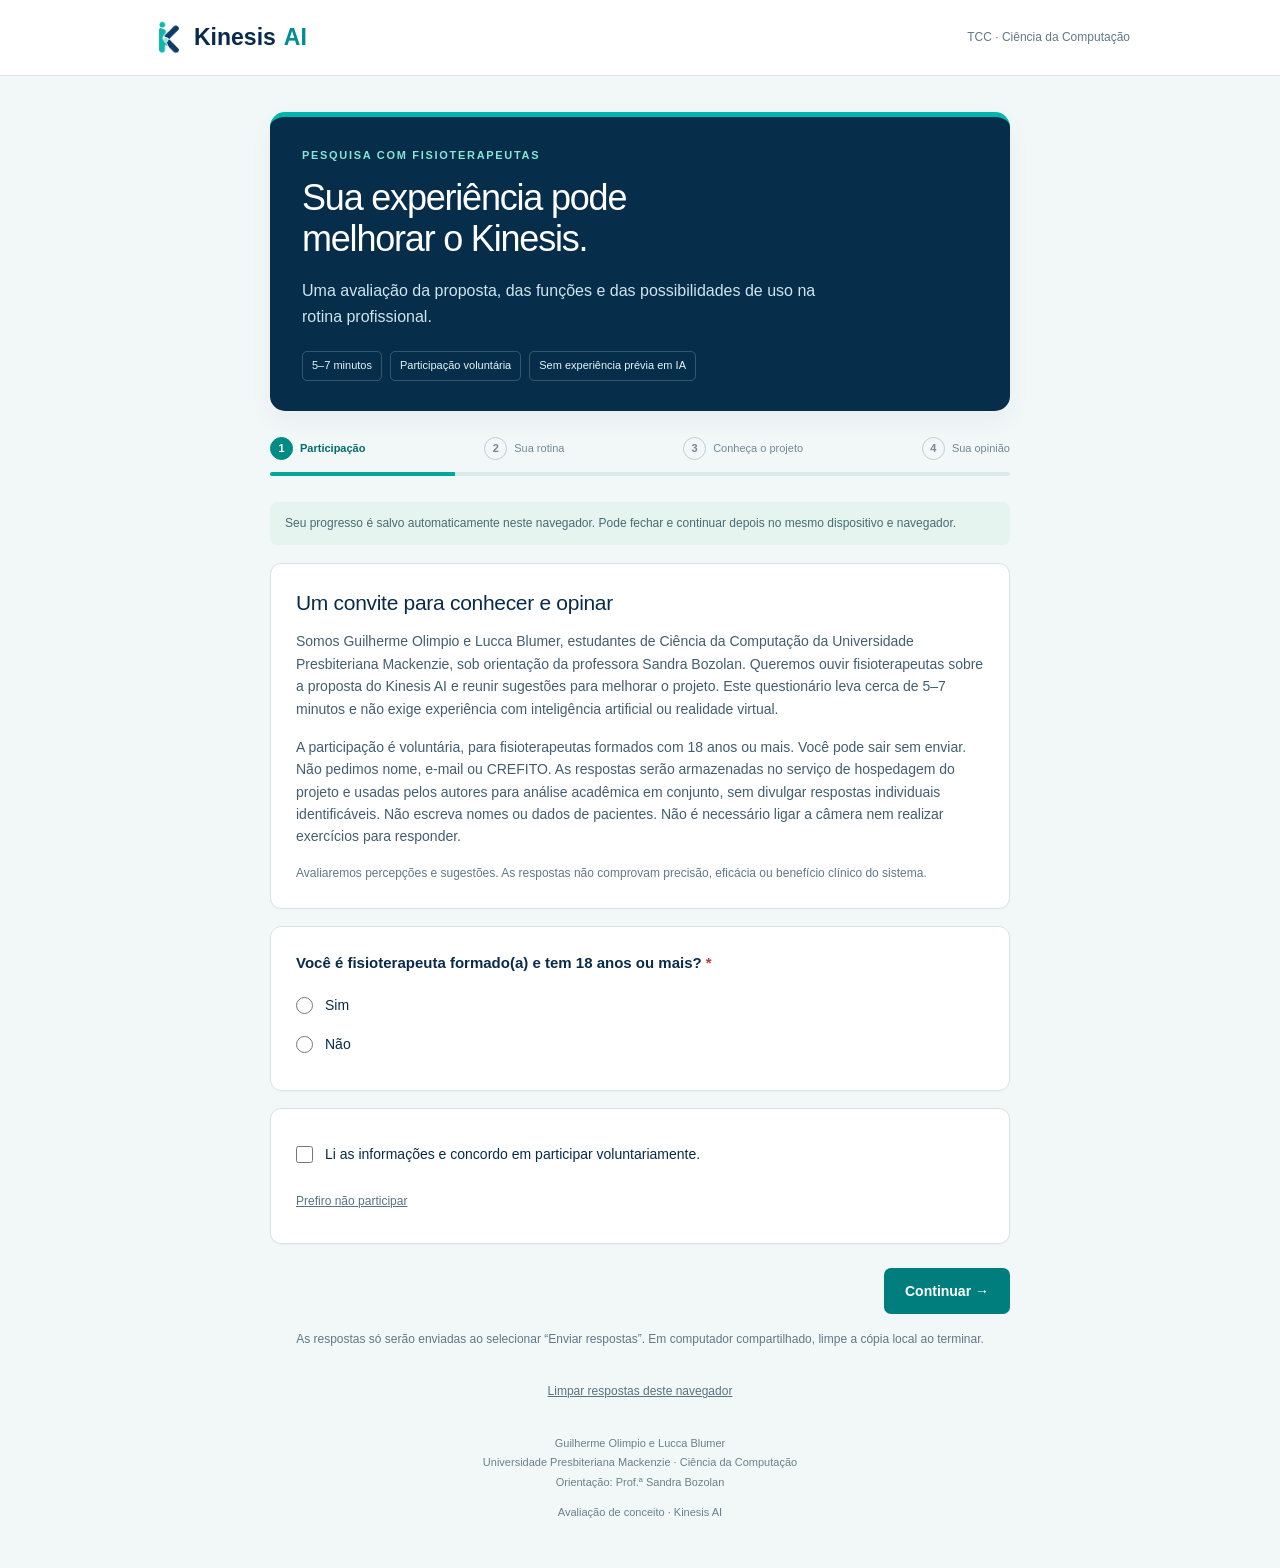
<file: index.html>
<!doctype html><html lang="pt-BR"><head><meta charset="UTF-8"><meta name="viewport" content="width=device-width,initial-scale=1"><meta name="robots" content="noindex,nofollow"><meta name="description" content="Conheça o Kinesis AI e participe da avaliação de conceito com fisioterapeutas."><link rel="icon" href="/kinesis-movimento.png"><title>Kinesis AI | Pesquisa com fisioterapeutas</title>  <script type="module" crossorigin src="/assets/index-CXx16UPn.js"></script>
  <link rel="stylesheet" crossorigin href="/assets/index-C_HcVu7C.css">
</head><body><div id="root"></div></body></html>
</file>
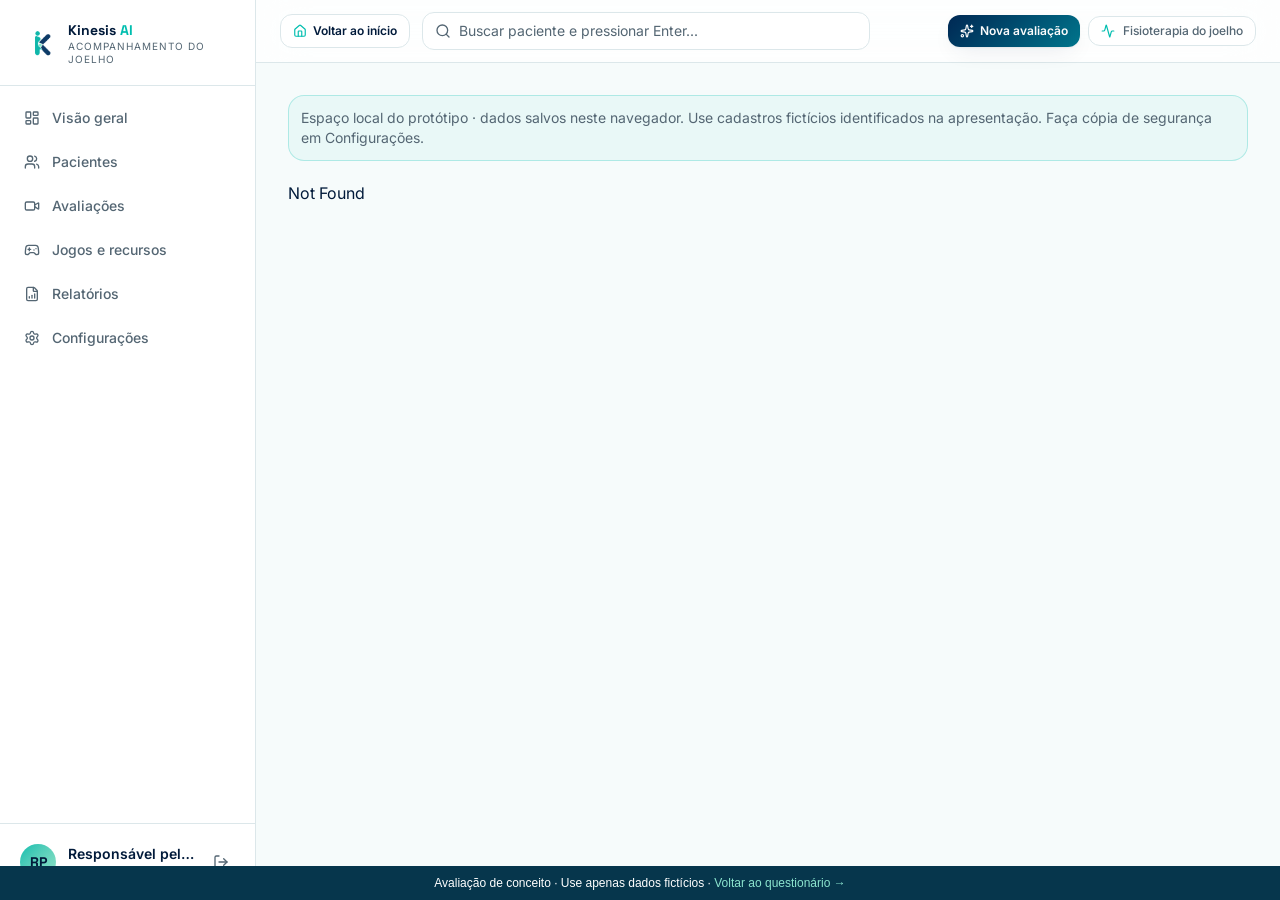
<file: app/index.html>
<!doctype html>
<html lang="pt-BR">
  <head><script>try{const demo={"id": "kinesis-paciente-ficticio", "name": "Rafael Costa — PACIENTE FICTÍCIO", "email": "rafael@example.com", "phone": "", "birthDate": "1990-05-12", "gender": "M", "diagnosis": "Caso fictício de acompanhamento do joelho direito", "protocol": "Flexão e extensão do joelho — demonstração", "status": "ativo", "startedAt": "2026-10-20", "lastVisit": "2026-10-24", "sessions": 3, "adherence": 0, "evolution": 0, "avatarColor": "from-teal to-mint", "notes": "DADOS FICTÍCIOS. Nome, nascimento, medidas e sessões foram criados somente para demonstrar o sistema. Não são resultados de paciente nem evidência de melhora clínica.", "history": [{"id": "demo-3", "date": "2026-10-24", "protocol": "Jogo: Knie Wieder — exemplo de registro", "score": 0, "adherence": 0, "notes": "[Registro manual] [DADOS FICTÍCIOS] Exemplo para apresentação, sem atendimento real. Atividade externa ilustrativa de 5 minutos; não foi realizada por este paciente."}, {"id": "demo-2", "date": "2026-10-22", "protocol": "Sessão de acompanhamento — exemplo", "score": 0, "adherence": 0, "notes": "[Registro manual] [DADOS FICTÍCIOS] Exemplo para apresentação, sem atendimento real. Amplitude ilustrativa de 75 graus e dor informada fictícia 3/10. Valores não medidos."}, {"id": "demo-1", "date": "2026-10-20", "protocol": "Registro inicial — exemplo", "score": 0, "adherence": 0, "notes": "[Registro manual] [DADOS FICTÍCIOS] Exemplo para apresentação, sem atendimento real. Amplitude ilustrativa de 70 graus e dor informada fictícia 4/10. Valores não medidos."}], "evolutionSeries": [{"date": "2026-10-20", "rom": 70, "pain": 4, "strength": null}, {"date": "2026-10-22", "rom": 75, "pain": 3, "strength": null}, {"date": "2026-10-24", "rom": null, "pain": null, "strength": null}]};const raw=localStorage.getItem("kinesis-local-patients-v1");const patients=raw?JSON.parse(raw):[];if(Array.isArray(patients)&&!patients.some(p=>p.id===demo.id)){localStorage.setItem("kinesis-local-patients-v1",JSON.stringify([...patients,demo]));}localStorage.setItem("kinesis-local-mode","true");}catch{}</script>
    <meta charset="UTF-8" />
    <meta name="viewport" content="width=device-width, initial-scale=1.0" />
    <meta
      name="description"
      content="Protótipo de apoio ao fisioterapeuta no acompanhamento do joelho."
    />
    <title>Kinesis AI</title>
    <link rel="icon" type="image/png" href="/kinesis-movimento.png" />
    <link rel="preconnect" href="https://fonts.googleapis.com" />
    <link rel="preconnect" href="https://fonts.gstatic.com" crossorigin />
    <link
      href="https://fonts.googleapis.com/css2?family=Space+Grotesk:wght@500;600;700&family=Inter:wght@400;500;600&display=swap"
      rel="stylesheet"
    />
    <script type="module" crossorigin src="/assets/index-ijZfWFDs.js"></script>
    <link rel="modulepreload" crossorigin href="/assets/chunk-QTnfLwEv.js">
    <link rel="modulepreload" crossorigin href="/assets/react-dom-BeN0EEDy.js">
    <link rel="modulepreload" crossorigin href="/assets/jsx-runtime-DsKLSDJq.js">
    <link rel="modulepreload" crossorigin href="/assets/link-DsUik_v3.js">
    <link rel="modulepreload" crossorigin href="/assets/useMatch-BYPprYPe.js">
    <link rel="stylesheet" crossorigin href="/assets/index-DP5b24hm.css">
  </head>
  <body>
    <div id="root"></div>
  <aside style="position:fixed;bottom:0;left:0;right:0;z-index:9999;background:#06364c;color:white;font:12px Arial;padding:10px;text-align:center">Avaliação de conceito · Use apenas dados fictícios · <a href="/" style="color:#8ce5cf">Voltar ao questionário →</a></aside></body>
</html>
</file>
